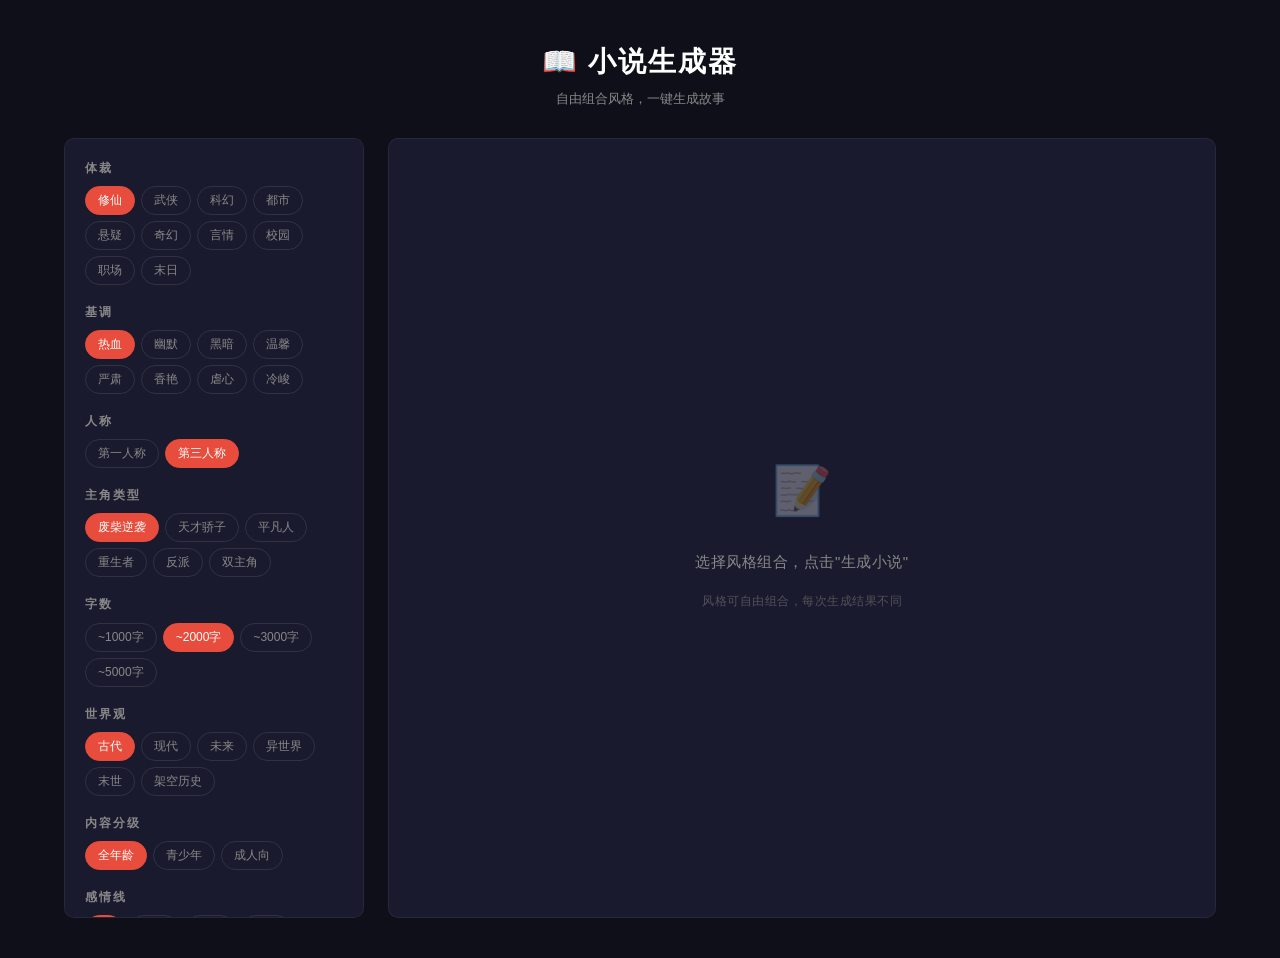
<file: novel-generator/index.html>
<!DOCTYPE html>
<html lang="zh-CN">
<head>
<meta charset="UTF-8">
<meta name="viewport" content="width=device-width, initial-scale=1.0">
<title>小说生成器</title>
<link rel="stylesheet" href="css/style.css">
</head>
<body>

<div class="app">

  <!-- Header -->
  <header class="header">
    <h1>📖 小说生成器</h1>
    <span class="subtitle">自由组合风格，一键生成故事</span>
  </header>

  <div class="main">

    <!-- Left: Control Panel -->
    <aside class="panel" id="panel">
      <div class="panel-section">
        <div class="section-title">体裁</div>
        <div class="tag-group" id="tag-genre">
          <button data-val="修仙" class="tag active">修仙</button>
          <button data-val="武侠" class="tag">武侠</button>
          <button data-val="科幻" class="tag">科幻</button>
          <button data-val="都市" class="tag">都市</button>
          <button data-val="悬疑" class="tag">悬疑</button>
          <button data-val="奇幻" class="tag">奇幻</button>
          <button data-val="言情" class="tag">言情</button>
          <button data-val="校园" class="tag">校园</button>
          <button data-val="职场" class="tag">职场</button>
          <button data-val="末日" class="tag">末日</button>
        </div>
      </div>

      <div class="panel-section">
        <div class="section-title">基调</div>
        <div class="tag-group" id="tag-tone">
          <button data-val="热血" class="tag active">热血</button>
          <button data-val="幽默" class="tag">幽默</button>
          <button data-val="黑暗" class="tag">黑暗</button>
          <button data-val="温馨" class="tag">温馨</button>
          <button data-val="严肃" class="tag">严肃</button>
          <button data-val="香艳" class="tag">香艳</button>
          <button data-val="虐心" class="tag">虐心</button>
          <button data-val="冷峻" class="tag">冷峻</button>
        </div>
      </div>

      <div class="panel-section">
        <div class="section-title">人称</div>
        <div class="tag-group" id="tag-pov">
          <button data-val="第一人称" class="tag">第一人称</button>
          <button data-val="第三人称" class="tag active">第三人称</button>
        </div>
      </div>

      <div class="panel-section">
        <div class="section-title">主角类型</div>
        <div class="tag-group" id="tag-hero">
          <button data-val="废柴逆袭" class="tag active">废柴逆袭</button>
          <button data-val="天才骄子" class="tag">天才骄子</button>
          <button data-val="平凡人" class="tag">平凡人</button>
          <button data-val="重生者" class="tag">重生者</button>
          <button data-val="反派" class="tag">反派</button>
          <button data-val="双主角" class="tag">双主角</button>
        </div>
      </div>

      <div class="panel-section">
        <div class="section-title">字数</div>
        <div class="tag-group" id="tag-length">
          <button data-val="1000" class="tag">~1000字</button>
          <button data-val="2000" class="tag active">~2000字</button>
          <button data-val="3000" class="tag">~3000字</button>
          <button data-val="5000" class="tag">~5000字</button>
        </div>
      </div>

      <div class="panel-section">
        <div class="section-title">世界观</div>
        <div class="tag-group" id="tag-world">
          <button data-val="古代" class="tag active">古代</button>
          <button data-val="现代" class="tag">现代</button>
          <button data-val="未来" class="tag">未来</button>
          <button data-val="异世界" class="tag">异世界</button>
          <button data-val="末世" class="tag">末世</button>
          <button data-val="架空历史" class="tag">架空历史</button>
        </div>
      </div>

      <div class="panel-section">
        <div class="section-title">内容分级</div>
        <div class="tag-group" id="tag-rating">
          <button data-val="全年龄" class="tag active">全年龄</button>
          <button data-val="青少年" class="tag">青少年</button>
          <button data-val="成人向" class="tag">成人向</button>
        </div>
      </div>

      <div class="panel-section">
        <div class="section-title">感情线</div>
        <div class="tag-group" id="tag-romance">
          <button data-val="无" class="tag active">无</button>
          <button data-val="纯爱" class="tag">纯爱</button>
          <button data-val="后宫" class="tag">后宫</button>
          <button data-val="虐恋" class="tag">虐恋</button>
          <button data-val="禁忌" class="tag">禁忌</button>
        </div>
      </div>

      <div class="panel-actions">
        <button class="btn btn-random" id="btnRandom">🎲 随机组合</button>
        <button class="btn btn-generate" id="btnGenerate">✨ 生成小说</button>
      </div>
    </aside>

    <!-- Right: Output -->
    <main class="output" id="output">
      <div class="output-placeholder">
        <div class="placeholder-icon">📝</div>
        <div>选择风格组合，点击"生成小说"</div>
        <div class="placeholder-hint">风格可自由组合，每次生成结果不同</div>
      </div>
    </main>

  </div>

  <!-- Toolbar -->
  <div class="toolbar" id="toolbar" style="display:none">
    <button class="btn btn-copy" id="btnCopy">📋 复制全文</button>
    <button class="btn btn-txt" id="btnTxt">💾 导出 TXT</button>
    <button class="btn btn-retry" id="btnRetry">🔄 重新生成</button>
  </div>

</div>

<script src="js/names.js?v=2"></script>
<script src="js/openings.js?v=2"></script>
<script src="js/scenes.js?v=2"></script>
<script src="js/dialogues.js?v=2"></script>
<script src="js/plots.js?v=2"></script>
<script src="js/endings.js?v=2"></script>
<script src="js/engine.js?v=2"></script>
<script src="js/app.js?v=2"></script>
</body>
</html>
</file>
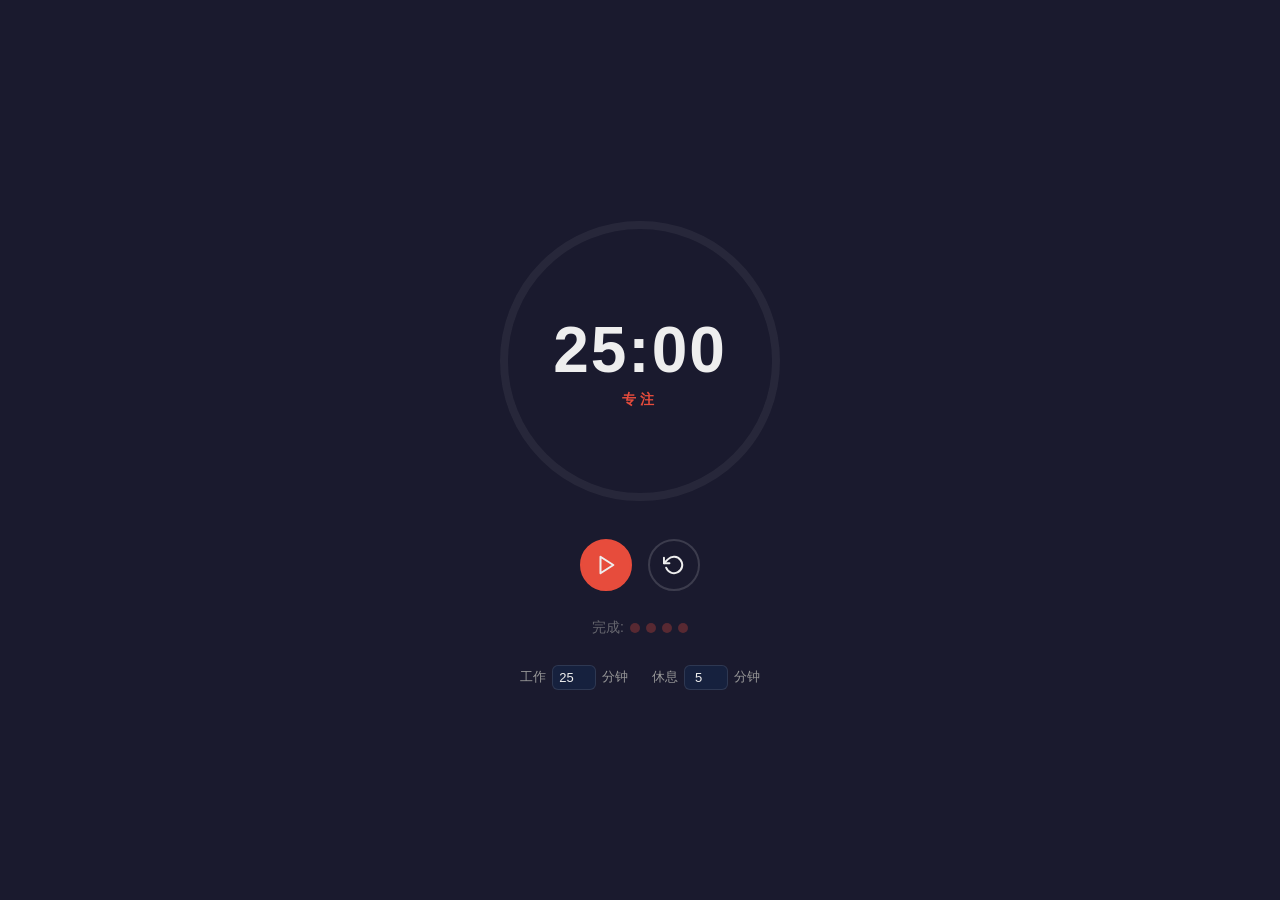
<file: pomodoro.html>
<!DOCTYPE html>
<html lang="zh-CN">
<head>
<meta charset="UTF-8">
<meta name="viewport" content="width=device-width, initial-scale=1.0">
<title>番茄钟</title>
<style>
  *, *::before, *::after { margin: 0; padding: 0; box-sizing: border-box; }

  :root {
    --work: #e74c3c;
    --work-light: #fce4e4;
    --work-glow: rgba(231, 76, 60, 0.35);
    --break: #2ecc71;
    --break-light: #e0f8ec;
    --break-glow: rgba(46, 204, 113, 0.35);
    --bg: #1a1a2e;
    --surface: #16213e;
    --text: #eee;
    --text-dim: #999;
  }

  body {
    display: flex;
    justify-content: center;
    align-items: center;
    min-height: 100vh;
    background: var(--bg);
    font-family: -apple-system, "Segoe UI", "Microsoft YaHei", sans-serif;
    user-select: none;
    -webkit-user-select: none;
  }

  .container {
    display: flex;
    flex-direction: column;
    align-items: center;
    gap: 28px;
    padding: 36px;
  }

  /* ---- Timer ring ---- */
  .ring-wrap {
    position: relative;
    width: 300px;
    height: 300px;
  }

  .ring-wrap svg {
    transform: rotate(-90deg);
  }

  .ring-bg {
    fill: none;
    stroke: rgba(255,255,255,0.06);
    stroke-width: 8;
  }

  .ring-fg {
    fill: none;
    stroke-width: 8;
    stroke-linecap: round;
    transition: stroke 0.5s, stroke-dashoffset 0.3s linear;
  }

  .ring-fg.work { stroke: var(--work); filter: drop-shadow(0 0 10px var(--work-glow)); }
  .ring-fg.break { stroke: var(--break); filter: drop-shadow(0 0 10px var(--break-glow)); }

  .timer-display {
    position: absolute;
    inset: 0;
    display: flex;
    flex-direction: column;
    align-items: center;
    justify-content: center;
  }

  .time {
    font-size: 64px;
    font-weight: 700;
    color: var(--text);
    letter-spacing: 2px;
    font-variant-numeric: tabular-nums;
  }

  .label {
    font-size: 14px;
    font-weight: 600;
    letter-spacing: 4px;
    text-transform: uppercase;
    margin-top: 4px;
    transition: color 0.5s;
  }
  .label.work { color: var(--work); }
  .label.break { color: var(--break); }

  /* ---- Buttons ---- */
  .btns {
    display: flex;
    gap: 16px;
  }

  .btn {
    width: 52px;
    height: 52px;
    border-radius: 50%;
    border: 2px solid rgba(255,255,255,0.15);
    background: transparent;
    color: var(--text);
    cursor: pointer;
    display: flex;
    align-items: center;
    justify-content: center;
    transition: all 0.2s;
    outline: none;
  }

  .btn:hover { border-color: rgba(255,255,255,0.4); background: rgba(255,255,255,0.05); }
  .btn:active { transform: scale(0.93); }
  .btn.primary { background: var(--work); border-color: var(--work); }
  .btn.primary:hover { filter: brightness(1.15); }

  .btn svg { width: 22px; height: 22px; fill: none; stroke: currentColor; stroke-width: 2.2; stroke-linecap: round; stroke-linejoin: round; }

  /* ---- Session count ---- */
  .sessions {
    color: var(--text-dim);
    font-size: 14px;
    display: flex;
    gap: 6px;
    align-items: center;
    flex-wrap: wrap;
    justify-content: center;
  }

  .dot {
    display: inline-block;
    width: 10px;
    height: 10px;
    border-radius: 50%;
    background: var(--work);
    opacity: 0.3;
    transition: all 0.4s;
  }
  .dot.done { opacity: 1; box-shadow: 0 0 6px var(--work-glow); }

  /* ---- Settings ---- */
  .settings {
    display: flex;
    gap: 24px;
    color: var(--text-dim);
    font-size: 13px;
  }

  .setting {
    display: flex;
    align-items: center;
    gap: 6px;
  }

  .setting input {
    width: 44px;
    text-align: center;
    background: var(--surface);
    border: 1px solid rgba(255,255,255,0.1);
    color: var(--text);
    padding: 4px 6px;
    border-radius: 6px;
    font-size: 13px;
    font-family: inherit;
    outline: none;
  }

  .setting input:focus { border-color: rgba(255,255,255,0.35); }

  .setting span { white-space: nowrap; }

  /* ---- Responsive ---- */
  @media (max-width: 400px) {
    .ring-wrap { width: 240px; height: 240px; }
    .time { font-size: 48px; }
  }
</style>
</head>
<body>
<div class="container">

  <!-- Progress ring -->
  <div class="ring-wrap">
    <svg width="300" height="300" viewBox="0 0 300 300">
      <circle class="ring-bg" cx="150" cy="150" r="136"/>
      <circle class="ring-fg work" id="ring" cx="150" cy="150" r="136"
              stroke-dasharray="854.513" stroke-dashoffset="0"/>
    </svg>
    <div class="timer-display">
      <div class="time" id="time">25:00</div>
      <div class="label work" id="label">专注</div>
    </div>
  </div>

  <!-- Controls -->
  <div class="btns">
    <button class="btn primary" id="btnStart" title="开始" aria-label="开始">
      <svg viewBox="0 0 24 24"><polygon points="6,3 20,12 6,21"/></svg>
    </button>
    <button class="btn" id="btnReset" title="重置" aria-label="重置">
      <svg viewBox="0 0 24 24"><path d="M1 4v6h6"/><path d="M3.5 15a9 9 0 1 0 2.1-9.4L1 10"/></svg>
    </button>
  </div>

  <!-- Session dots -->
  <div class="sessions" id="sessions">
    <span style="opacity:0.6">完成:</span>
  </div>

  <!-- Settings -->
  <div class="settings">
    <label class="setting">
      <span>工作</span>
      <input type="number" id="workMin" value="25" min="1" max="120"> <span>分钟</span>
    </label>
    <label class="setting">
      <span>休息</span>
      <input type="number" id="breakMin" value="5" min="1" max="60"> <span>分钟</span>
    </label>
  </div>

</div>

<script>
  // ── State ──
  const CIRCUMFERENCE = 2 * Math.PI * 136; // ~854.513

  let workDuration = 25 * 60;   // seconds
  let breakDuration = 5 * 60;   // seconds
  let remaining = workDuration;
  let totalDuration = workDuration;
  let isBreak = false;
  let running = false;
  let endAt = null;
  let timerId = null;
  let sessions = 0;

  // ── DOM refs ──
  const $time   = document.getElementById('time');
  const $label  = document.getElementById('label');
  const $ring   = document.getElementById('ring');
  const $btnStart = document.getElementById('btnStart');
  const $btnReset = document.getElementById('btnReset');
  const $sessions = document.getElementById('sessions');
  const $workMin  = document.getElementById('workMin');
  const $breakMin = document.getElementById('breakMin');
  const $btnStartIcon = $btnStart.querySelector('svg');

  const playIcon  = '<svg viewBox="0 0 24 24"><polygon points="6,3 20,12 6,21"/></svg>';
  const pauseIcon = '<svg viewBox="0 0 24 24"><rect x="5" y="3" width="5" height="18"/><rect x="14" y="3" width="5" height="18"/></svg>';

  // ── Render ──
  function fmt(sec) {
    const m = Math.floor(sec / 60);
    const s = sec % 60;
    return String(m).padStart(2, '0') + ':' + String(s).padStart(2, '0');
  }

  function updateDisplay() {
    $time.textContent = fmt(remaining);
    const progress = 1 - (remaining / totalDuration);
    $ring.style.strokeDashoffset = CIRCUMFERENCE * (1 - progress);

    // Update title
    const mode = isBreak ? '休息' : '专注';
    document.title = fmt(remaining) + ' - ' + mode;
  }

  function setMode(breakMode) {
    isBreak = breakMode;
    if (isBreak) {
      totalDuration = breakDuration;
      remaining = breakDuration;
      $label.textContent = '休息';
      $label.className = 'label break';
      $ring.className = 'ring-fg break';
      $btnStart.classList.remove('primary');
      $btnStart.style.background = 'var(--break)';
      $btnStart.style.borderColor = 'var(--break)';
    } else {
      totalDuration = workDuration;
      remaining = workDuration;
      $label.textContent = '专注';
      $label.className = 'label work';
      $ring.className = 'ring-fg work';
      $btnStart.classList.add('primary');
      $btnStart.style.background = '';
      $btnStart.style.borderColor = '';
    }
    updateDisplay();
  }

  function updateDots() {
    let html = '<span style="opacity:0.6">完成:</span>';
    for (let i = 0; i < Math.max(sessions, 4); i++) {
      html += `<span class="dot${i < sessions ? ' done' : ''}"></span>`;
    }
    $sessions.innerHTML = html;
  }

  // ── Timer ──
  function tick() {
    if (!running) return;

    const now = Date.now() / 1000;
    if (now >= endAt) {
      // finished
      remaining = 0;
      updateDisplay();
      finish();
      return;
    }

    const prev = remaining;
    remaining = Math.max(0, Math.ceil(endAt - now));
    if (remaining !== prev) updateDisplay();
  }

  function start() {
    if (running) {
      // Pause
      running = false;
      clearInterval(timerId);
      timerId = null;
      endAt = null;
      $btnStart.innerHTML = playIcon;
      return;
    }

    // Start / Resume
    running = true;
    endAt = Date.now() / 1000 + remaining;
    $btnStart.innerHTML = pauseIcon;
    timerId = setInterval(tick, 200);
    tick();
  }

  function reset() {
    running = false;
    clearInterval(timerId);
    timerId = null;
    endAt = null;
    setMode(false);
    $btnStart.innerHTML = playIcon;
  }

  function finish() {
    running = false;
    clearInterval(timerId);
    timerId = null;
    endAt = null;

    playChime();

    if (!isBreak) {
      sessions++;
      updateDots();
      notify('🍅 番茄钟完成！', '休息一下吧~');
      setMode(true);
    } else {
      notify('☕ 休息结束', '开始新的番茄钟吧！');
      setMode(false);
    }
  }

  // ── Sound ──
  function playChime() {
    try {
      const ctx = new (window.AudioContext || window.webkitAudioContext)();
      const notes = isBreak ? [523.25, 659.25, 783.99] : [783.99, 659.25, 523.25]; // C5-E5-G5 / G5-E5-C5

      notes.forEach((freq, i) => {
        const osc = ctx.createOscillator();
        const gain = ctx.createGain();
        osc.type = 'sine';
        osc.frequency.value = freq;
        gain.gain.setValueAtTime(0.18, ctx.currentTime + i * 0.18);
        gain.gain.exponentialRampToValueAtTime(0.001, ctx.currentTime + i * 0.18 + 0.5);
        osc.connect(gain);
        gain.connect(ctx.destination);
        osc.start(ctx.currentTime + i * 0.18);
        osc.stop(ctx.currentTime + i * 0.18 + 0.5);
      });
    } catch (_) { /* ignore */ }
  }

  // ── Notification ──
  function notify(title, body) {
    if (!('Notification' in window)) return;
    if (Notification.permission === 'granted') {
      new Notification(title, { body, icon: 'data:image/svg+xml,' + encodeURIComponent('<svg xmlns="http://www.w3.org/2000/svg" viewBox="0 0 100 100"><circle cx="50" cy="50" r="45" fill="#e74c3c"/><text x="50" y="62" text-anchor="middle" font-size="40">🍅</text></svg>') });
    } else if (Notification.permission !== 'denied') {
      Notification.requestPermission();
    }
  }

  // ── Settings ──
  $workMin.addEventListener('change', () => {
    const v = Math.max(1, Math.min(120, parseInt($workMin.value) || 25));
    $workMin.value = v;
    workDuration = v * 60;
    if (!isBreak && !running) { remaining = workDuration; totalDuration = workDuration; updateDisplay(); }
  });

  $breakMin.addEventListener('change', () => {
    const v = Math.max(1, Math.min(60, parseInt($breakMin.value) || 5));
    $breakMin.value = v;
    breakDuration = v * 60;
    if (isBreak && !running) { remaining = breakDuration; totalDuration = breakDuration; updateDisplay(); }
  });

  // ── Buttons ──
  $btnStart.addEventListener('click', start);
  $btnReset.addEventListener('click', reset);

  // ── Keyboard shortcuts ──
  document.addEventListener('keydown', e => {
    if (e.code === 'Space') { e.preventDefault(); start(); }
    if (e.code === 'KeyR') { reset(); }
  });

  // ── Init ──
  updateDisplay();
  updateDots();

  // Request notification permission on first interaction
  document.addEventListener('click', () => {
    if ('Notification' in window && Notification.permission === 'default') {
      Notification.requestPermission();
    }
  }, { once: true });
</script>
</body>
</html>
</file>
<file: novel-generator/css/style.css>
*, *::before, *::after { margin: 0; padding: 0; box-sizing: border-box; }

:root {
  --bg: #0f0f1a;
  --surface: #1a1a2e;
  --surface2: #232340;
  --border: rgba(255,255,255,0.06);
  --text: #e0e0e0;
  --text-dim: #888;
  --text-bright: #fff;
  --accent: #e74c3c;
  --accent2: #c0392b;
  --green: #2ecc71;
  --blue: #3498db;
  --purple: #9b59b6;
  --radius: 10px;
}

html { height: 100%; }

body {
  font-family: -apple-system, "Segoe UI", "Microsoft YaHei", "PingFang SC", sans-serif;
  background: var(--bg);
  color: var(--text);
  min-height: 100vh;
  line-height: 1.6;
}

.app {
  max-width: 1200px;
  margin: 0 auto;
  padding: 20px 24px 40px;
  min-height: 100vh;
  display: flex;
  flex-direction: column;
}

/* ── Header ── */
.header {
  text-align: center;
  padding: 20px 0 28px;
}

.header h1 {
  font-size: 28px;
  font-weight: 700;
  color: var(--text-bright);
  letter-spacing: 2px;
}

.subtitle {
  font-size: 13px;
  color: var(--text-dim);
  margin-top: 4px;
  display: block;
}

/* ── Main Layout ── */
.main {
  display: flex;
  gap: 24px;
  flex: 1;
}

/* ── Panel ── */
.panel {
  width: 300px;
  flex-shrink: 0;
  background: var(--surface);
  border-radius: var(--radius);
  padding: 20px;
  display: flex;
  flex-direction: column;
  gap: 18px;
  border: 1px solid var(--border);
  max-height: calc(100vh - 120px);
  overflow-y: auto;
  position: sticky;
  top: 20px;
}

.panel-section { display: flex; flex-direction: column; gap: 8px; }

.section-title {
  font-size: 12px;
  font-weight: 600;
  color: var(--text-dim);
  text-transform: uppercase;
  letter-spacing: 2px;
}

.tag-group { display: flex; flex-wrap: wrap; gap: 6px; }

.tag {
  padding: 5px 12px;
  font-size: 12px;
  border-radius: 20px;
  border: 1px solid rgba(255,255,255,0.1);
  background: transparent;
  color: var(--text-dim);
  cursor: pointer;
  transition: all 0.2s;
  font-family: inherit;
  white-space: nowrap;
}

.tag:hover { border-color: rgba(255,255,255,0.3); color: var(--text); }
.tag.active { background: var(--accent); border-color: var(--accent); color: #fff; }
.tag[data-val="纯爱"].active,
.tag[data-val="后宫"].active,
.tag[data-val="虐恋"].active,
.tag[data-val="禁忌"].active,
.tag[data-val="香艳"].active { background: var(--purple); border-color: var(--purple); }
.tag[data-val="黑暗"].active { background: #555; border-color: #777; }
.tag[data-val="温馨"].active,
.tag[data-val="幽默"].active { background: var(--green); border-color: var(--green); }

/* ── Actions ── */
.panel-actions {
  display: flex;
  flex-direction: column;
  gap: 10px;
  margin-top: 8px;
}

.btn {
  padding: 10px 20px;
  border-radius: var(--radius);
  border: 1px solid var(--border);
  background: var(--surface2);
  color: var(--text);
  cursor: pointer;
  font-size: 14px;
  font-family: inherit;
  transition: all 0.2s;
  text-align: center;
}

.btn:hover { filter: brightness(1.2); }
.btn:active { transform: scale(0.97); }

.btn-generate {
  background: var(--accent);
  border-color: var(--accent);
  color: #fff;
  font-weight: 600;
  font-size: 15px;
  padding: 12px;
}

.btn-random { background: var(--surface); }

.btn-copy { background: var(--blue); border-color: var(--blue); }
.btn-txt { background: var(--green); border-color: var(--green); }
.btn-retry { background: var(--purple); border-color: var(--purple); }

/* ── Output ── */
.output {
  flex: 1;
  background: var(--surface);
  border-radius: var(--radius);
  padding: 28px 32px;
  border: 1px solid var(--border);
  min-height: 500px;
  overflow-y: auto;
  font-size: 15px;
  line-height: 2;
  letter-spacing: 0.5px;
}

.output-placeholder {
  display: flex;
  flex-direction: column;
  align-items: center;
  justify-content: center;
  height: 100%;
  min-height: 400px;
  color: var(--text-dim);
  gap: 8px;
}

.placeholder-icon { font-size: 48px; opacity: 0.3; }
.placeholder-hint { font-size: 12px; opacity: 0.5; margin-top: 4px; }

/* ── Story Content ── */
.story-title {
  font-size: 22px;
  font-weight: 700;
  text-align: center;
  margin-bottom: 20px;
  color: var(--text-bright);
  letter-spacing: 2px;
}

.story-body p {
  text-indent: 2em;
  margin-bottom: 12px;
}

.story-body .separator {
  text-align: center;
  color: var(--text-dim);
  margin: 20px 0;
  letter-spacing: 8px;
}

.story-footer {
  margin-top: 24px;
  text-align: center;
  color: var(--text-dim);
  font-size: 12px;
  border-top: 1px solid var(--border);
  padding-top: 16px;
}

/* ── Toolbar ── */
.toolbar {
  display: flex;
  gap: 12px;
  justify-content: center;
  padding: 16px 0 0;
}

/* ── Responsive ── */
@media (max-width: 800px) {
  .main { flex-direction: column; }
  .panel {
    width: 100%;
    max-height: none;
    position: static;
    flex-direction: column;
  }
  .output { min-height: 300px; }
}
</file>
